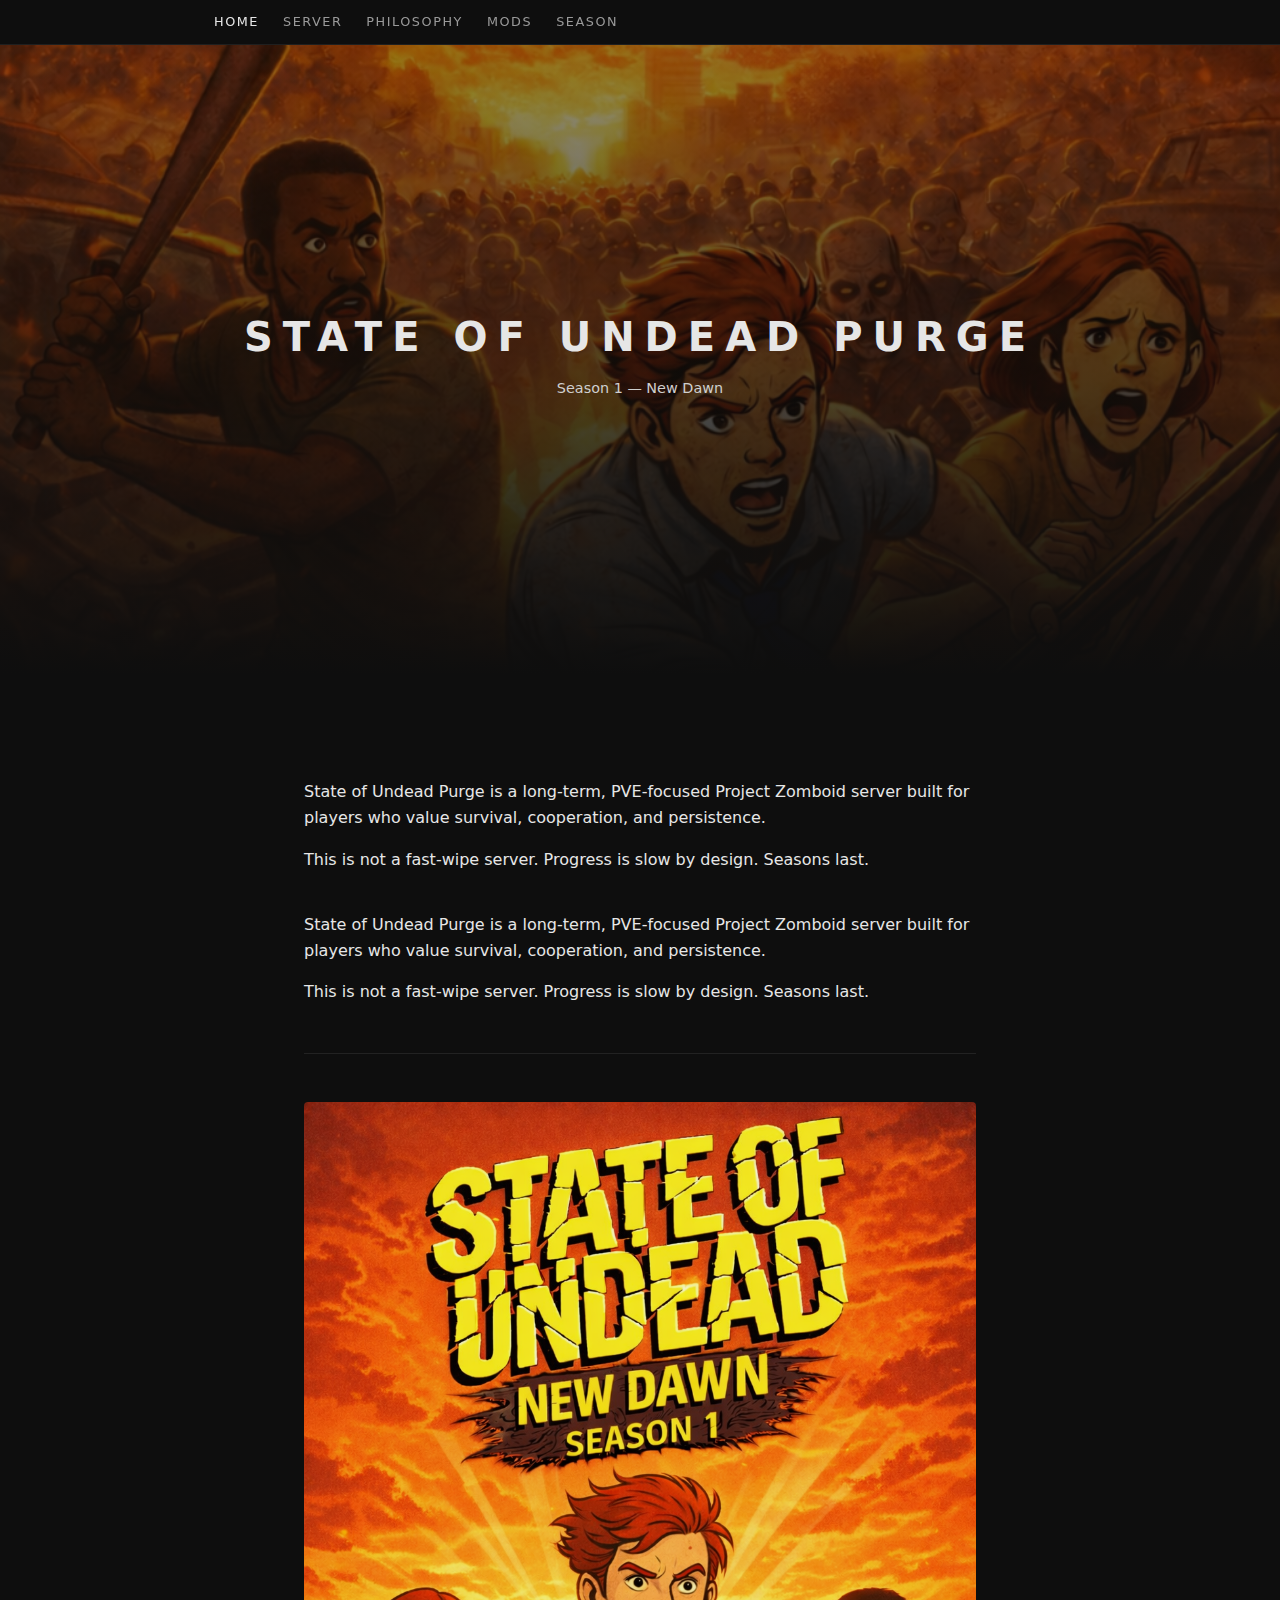
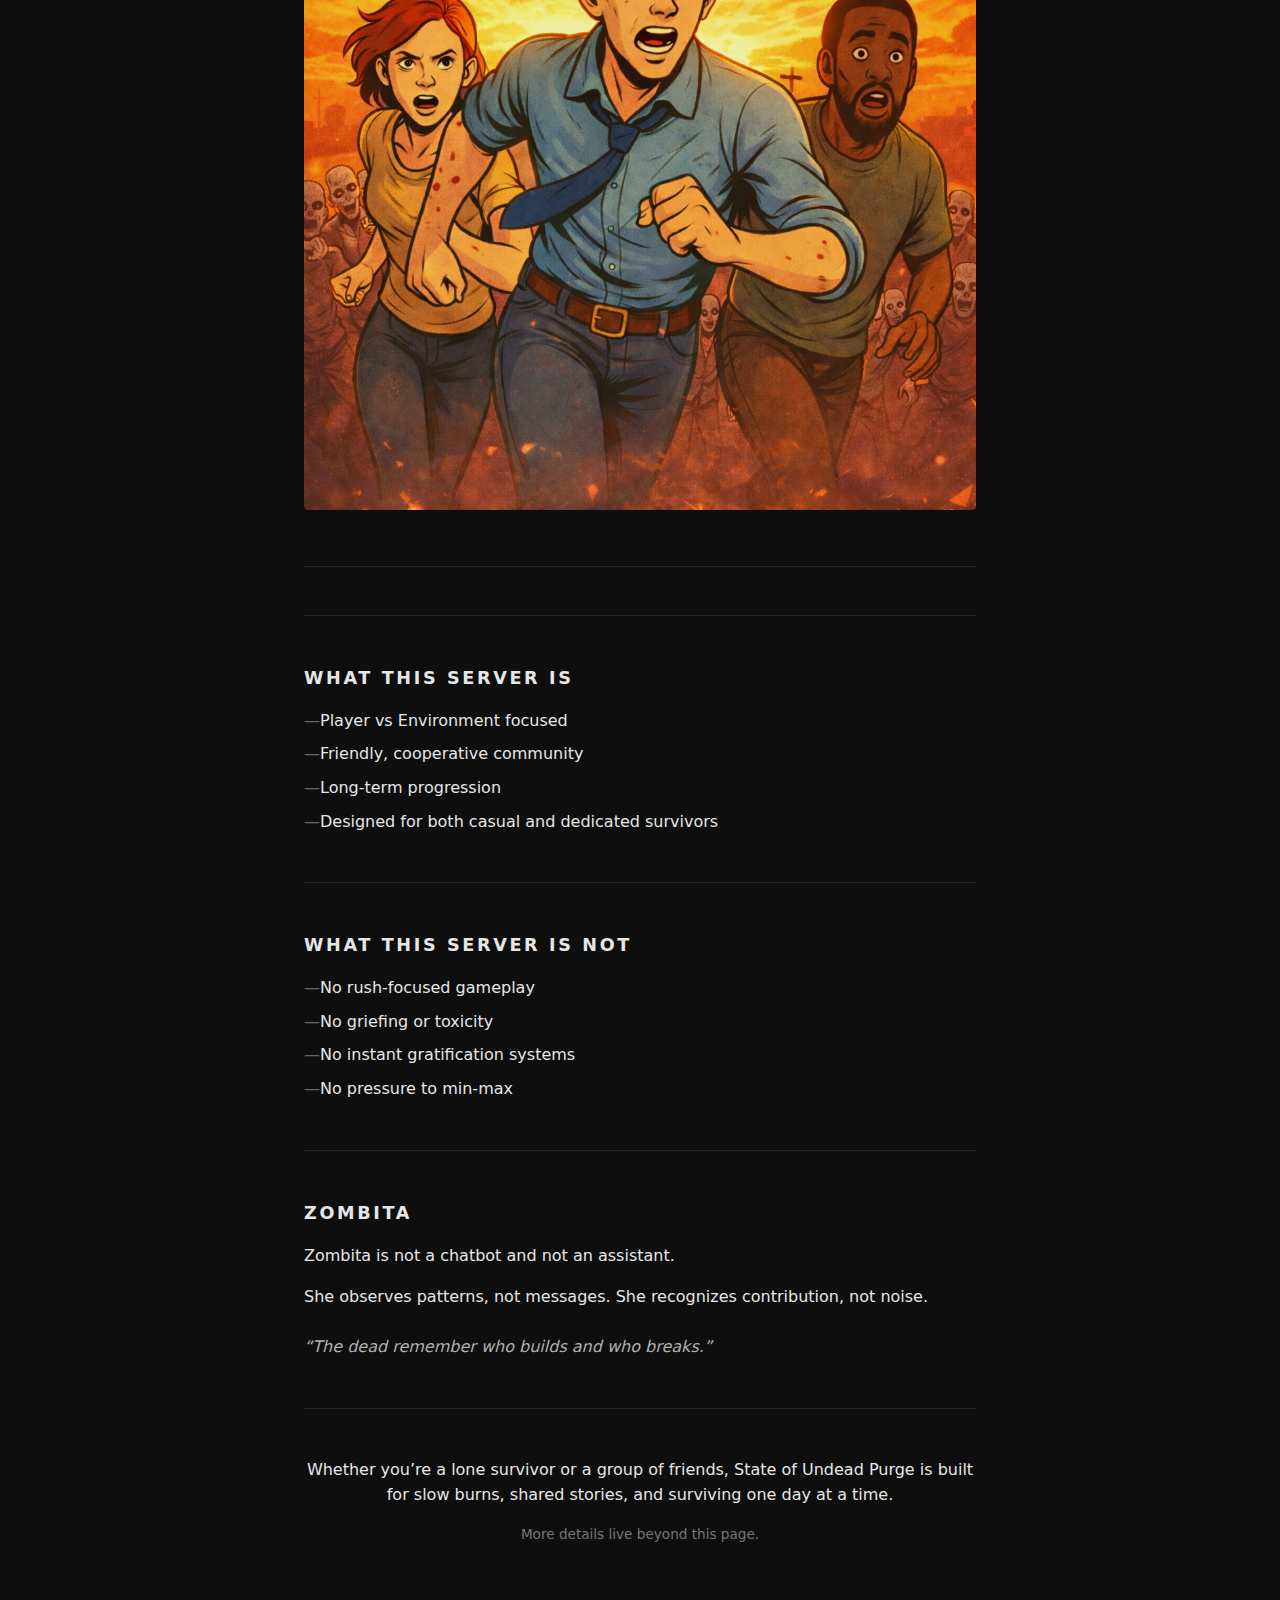
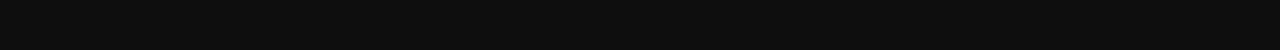
<file: index.html>
<!DOCTYPE html>
<html lang="en">
<head>
  <meta charset="UTF-8" />
  <meta name="viewport" content="width=device-width, initial-scale=1.0" />
  <title>State of Undead Purge</title>
  <link rel="stylesheet" href="style.css" />
</head>
<body>

  <nav class="nav">
    <div class="nav-inner">
      <a href="index.html" class="active">Home</a>
      <a href="server.html">Server</a>
      <a href="philosophy.html">Philosophy</a>
      <a href="mods.html">Mods</a>
      <a href="season.html">Season</a>
    </div>
  </nav>

  <header class="hero">
    <div class="hero-inner">
      <h1>STATE OF UNDEAD PURGE</h1>
      <p class="season">Season 1 — New Dawn</p>
    </div>
  </header>

  <main class="container">

    <section class="intro">
      <p>
        State of Undead Purge is a long-term, PVE-focused Project Zomboid server
        built for players who value survival, cooperation, and persistence.
      </p>

      <p>
        This is not a fast-wipe server.  
        Progress is slow by design. Seasons last.
      </p>
    </section>
	
	<section class="intro">
  <p>
    State of Undead Purge is a long-term, PVE-focused Project Zomboid server
    built for players who value survival, cooperation, and persistence.
  </p>

  <p>
    This is not a fast-wipe server.  
    Progress is slow by design. Seasons last.
  </p>
</section>

<section class="divider"></section>

<section class="visual">
  <img src="assets/dawn.png" alt="State of Undead Purge — New Dawn" />
</section>

<section class="divider"></section>


    <section class="divider"></section>

    <section class="identity">
      <h2>What This Server Is</h2>
      <ul>
        <li>Player vs Environment focused</li>
        <li>Friendly, cooperative community</li>
        <li>Long-term progression</li>
        <li>Designed for both casual and dedicated survivors</li>
      </ul>
    </section>

    <section class="divider"></section>

    <section class="identity">
      <h2>What This Server Is Not</h2>
      <ul>
        <li>No rush-focused gameplay</li>
        <li>No griefing or toxicity</li>
        <li>No instant gratification systems</li>
        <li>No pressure to min-max</li>
      </ul>
    </section>

    <section class="divider"></section>

    <section class="zombita">
      <h2>Zombita</h2>
      <p>
        Zombita is not a chatbot and not an assistant.
      </p>
      <p>
        She observes patterns, not messages.  
        She recognizes contribution, not noise.
      </p>
      <p class="quote">
        “The dead remember who builds and who breaks.”
      </p>
    </section>

    <section class="divider"></section>

    <section class="closing">
      <p>
        Whether you’re a lone survivor or a group of friends,
        State of Undead Purge is built for slow burns,
        shared stories, and surviving one day at a time.
      </p>

      <p class="muted">
        More details live beyond this page.
      </p>
    </section>

  </main>

</body>
</html>
</file>
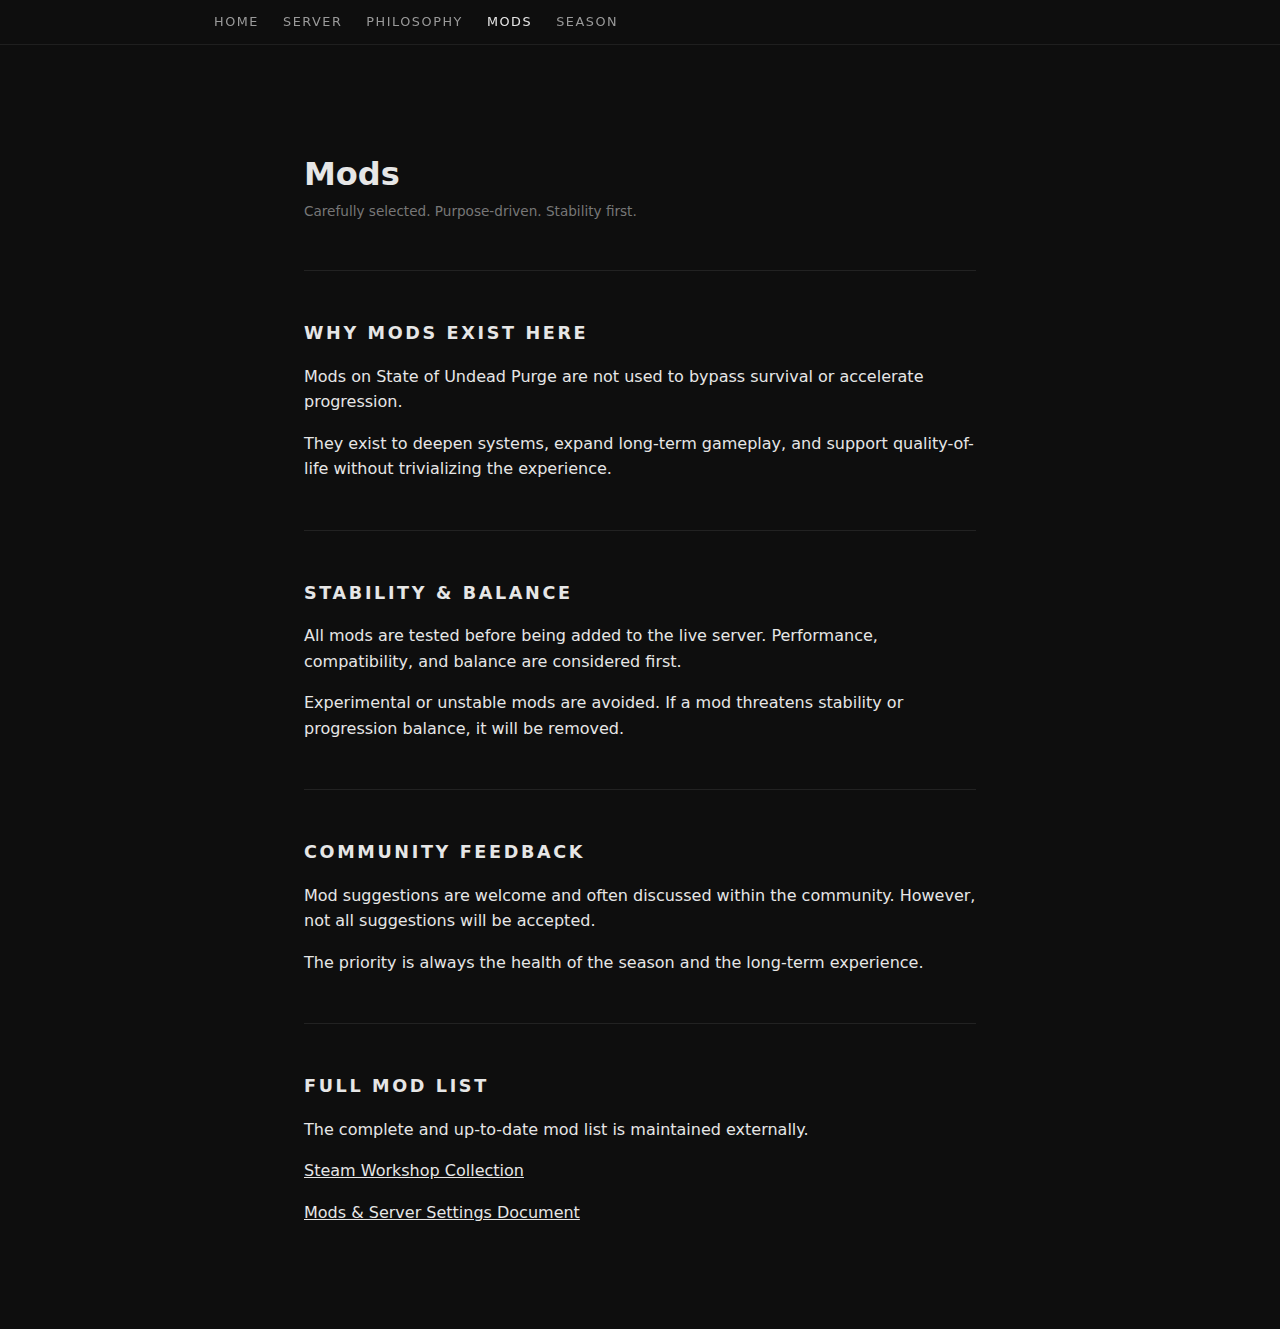
<file: mods.html>
<!DOCTYPE html>
<html lang="en">
<head>
  <meta charset="UTF-8" />
  <meta name="viewport" content="width=device-width, initial-scale=1.0" />
  <title>Mods — State of Undead Purge</title>
  <link rel="stylesheet" href="style.css" />
</head>
<body>

  <nav class="nav">
    <div class="nav-inner">
      <a href="index.html">Home</a>
      <a href="server.html">Server</a>
      <a href="philosophy.html">Philosophy</a>
      <a href="mods.html" class="active">Mods</a>
      <a href="season.html">Season</a>
    </div>
  </nav>

  <main class="container">

    <section>
      <h1>Mods</h1>
      <p class="muted">
        Carefully selected. Purpose-driven. Stability first.
      </p>
    </section>

    <section class="divider"></section>

    <section>
      <h2>Why Mods Exist Here</h2>
      <p>
        Mods on State of Undead Purge are not used to bypass survival
        or accelerate progression.
      </p>
      <p>
        They exist to deepen systems, expand long-term gameplay,
        and support quality-of-life without trivializing the experience.
      </p>
    </section>

    <section class="divider"></section>

    <section>
      <h2>Stability & Balance</h2>
      <p>
        All mods are tested before being added to the live server.
        Performance, compatibility, and balance are considered first.
      </p>
      <p>
        Experimental or unstable mods are avoided.
        If a mod threatens stability or progression balance,
        it will be removed.
      </p>
    </section>

    <section class="divider"></section>

    <section>
      <h2>Community Feedback</h2>
      <p>
        Mod suggestions are welcome and often discussed within the community.
        However, not all suggestions will be accepted.
      </p>
      <p>
        The priority is always the health of the season
        and the long-term experience.
      </p>
    </section>

    <section class="divider"></section>

    <section>
      <h2>Full Mod List</h2>
      <p>
        The complete and up-to-date mod list is maintained externally.
      </p>

      <p>
        <a href="https://steamcommunity.com/sharedfiles/filedetails/?id=3653988013" target="_blank">
          Steam Workshop Collection
        </a>
      </p>

      <p>
        <a href="https://docs.google.com/spreadsheets/d/1kSo22-q_So3mZJ5hjYIH2oqQyOF-sIOacoV28HlQgFc/edit" target="_blank">
          Mods & Server Settings Document
        </a>
      </p>
    </section>

  </main>

</body>
</html>
</file>
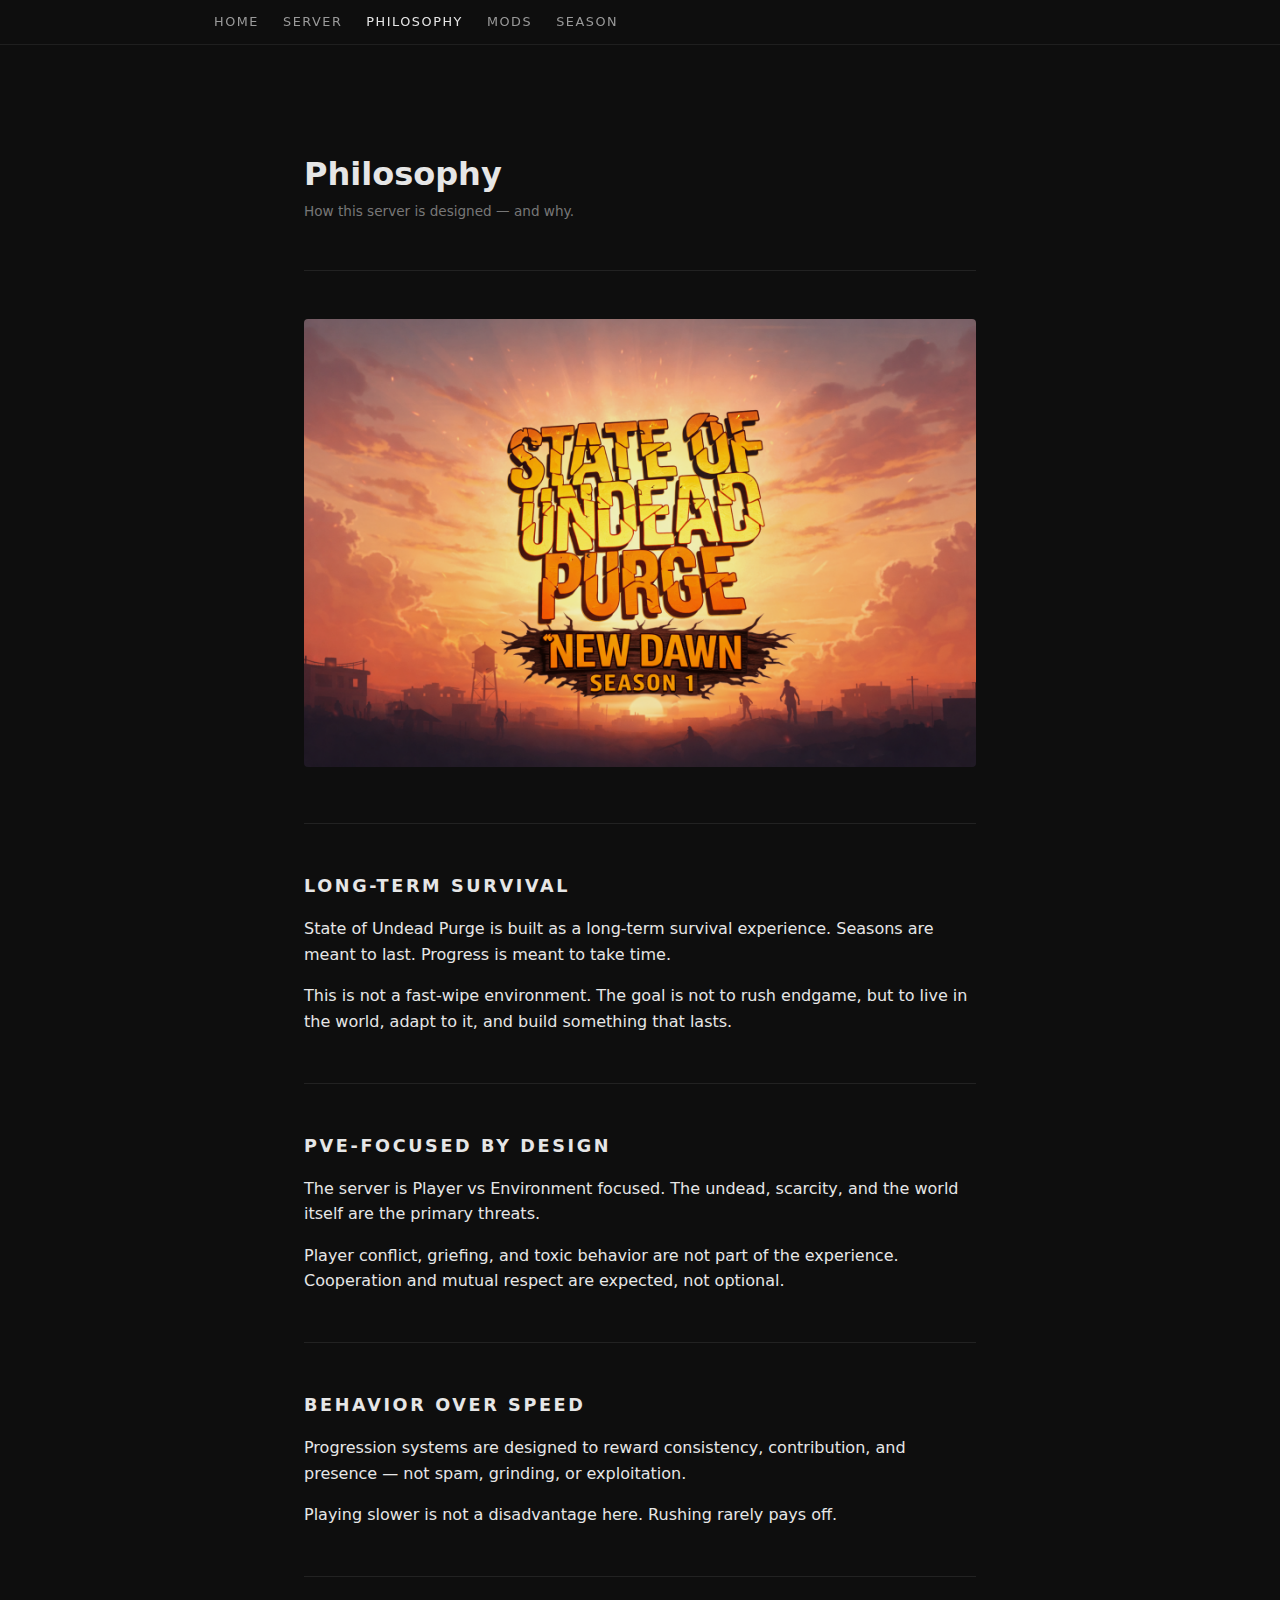
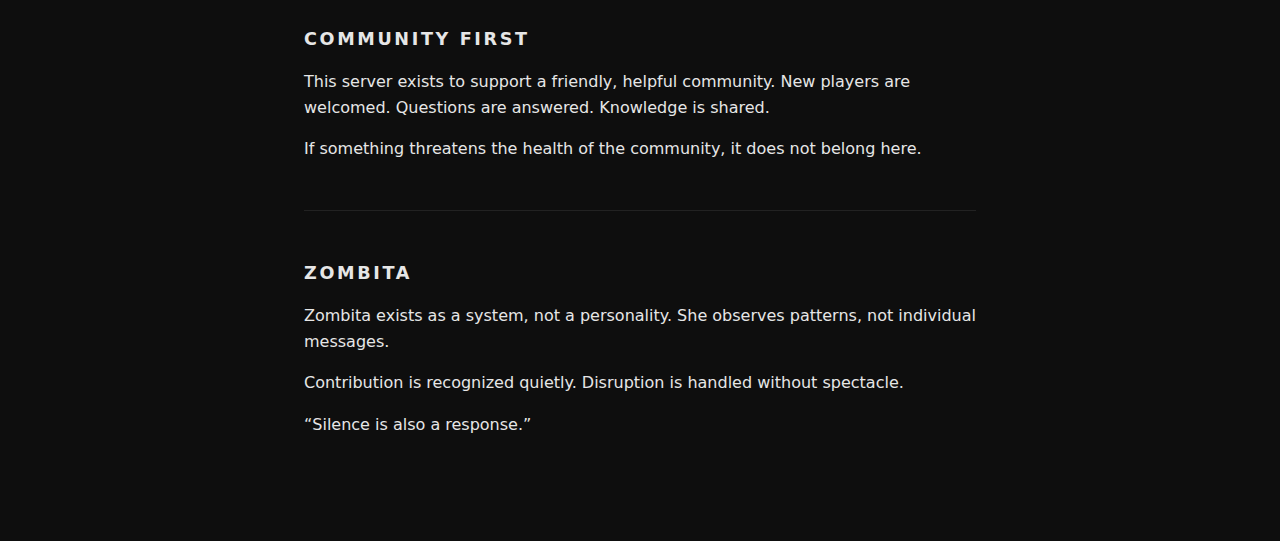
<file: philosophy.html>
<!DOCTYPE html>
<html lang="en">
<head>
  <meta charset="UTF-8" />
  <meta name="viewport" content="width=device-width, initial-scale=1.0" />
  <title>Philosophy — State of Undead Purge</title>
  <link rel="stylesheet" href="style.css" />
</head>
<body>

  <nav class="nav">
    <div class="nav-inner">
      <a href="index.html">Home</a>
      <a href="server.html">Server</a>
      <a href="philosophy.html" class="active">Philosophy</a>
      <a href="mods.html">Mods</a>
      <a href="season.html">Season</a>
    </div>
  </nav>

  <main class="container">

    <section>
      <h1>Philosophy</h1>
      <p class="muted">
        How this server is designed — and why.
      </p>
    </section>

    <section class="divider"></section>
	
	<section class="visual">
  <img src="assets/philosophy.png" alt="State of Undead Purge — New Dawn" />
</section>

<section class="divider"></section>


    <section>
      <h2>Long-Term Survival</h2>
      <p>
        State of Undead Purge is built as a long-term survival experience.
        Seasons are meant to last. Progress is meant to take time.
      </p>
      <p>
        This is not a fast-wipe environment. The goal is not to rush endgame,
        but to live in the world, adapt to it, and build something that lasts.
      </p>
    </section>

    <section class="divider"></section>

    <section>
      <h2>PVE-Focused by Design</h2>
      <p>
        The server is Player vs Environment focused.
        The undead, scarcity, and the world itself are the primary threats.
      </p>
      <p>
        Player conflict, griefing, and toxic behavior are not part of the experience.
        Cooperation and mutual respect are expected, not optional.
      </p>
    </section>

    <section class="divider"></section>

    <section>
      <h2>Behavior Over Speed</h2>
      <p>
        Progression systems are designed to reward consistency,
        contribution, and presence — not spam, grinding, or exploitation.
      </p>
      <p>
        Playing slower is not a disadvantage here.
        Rushing rarely pays off.
      </p>
    </section>

    <section class="divider"></section>

    <section>
      <h2>Community First</h2>
      <p>
        This server exists to support a friendly, helpful community.
        New players are welcomed. Questions are answered.
        Knowledge is shared.
      </p>
      <p>
        If something threatens the health of the community,
        it does not belong here.
      </p>
    </section>

    <section class="divider"></section>

    <section>
      <h2>Zombita</h2>
      <p>
        Zombita exists as a system, not a personality.
        She observes patterns, not individual messages.
      </p>
      <p>
        Contribution is recognized quietly.
        Disruption is handled without spectacle.
      </p>
      <p class="quote">
        “Silence is also a response.”
      </p>
    </section>

  </main>

</body>
</html>
</file>
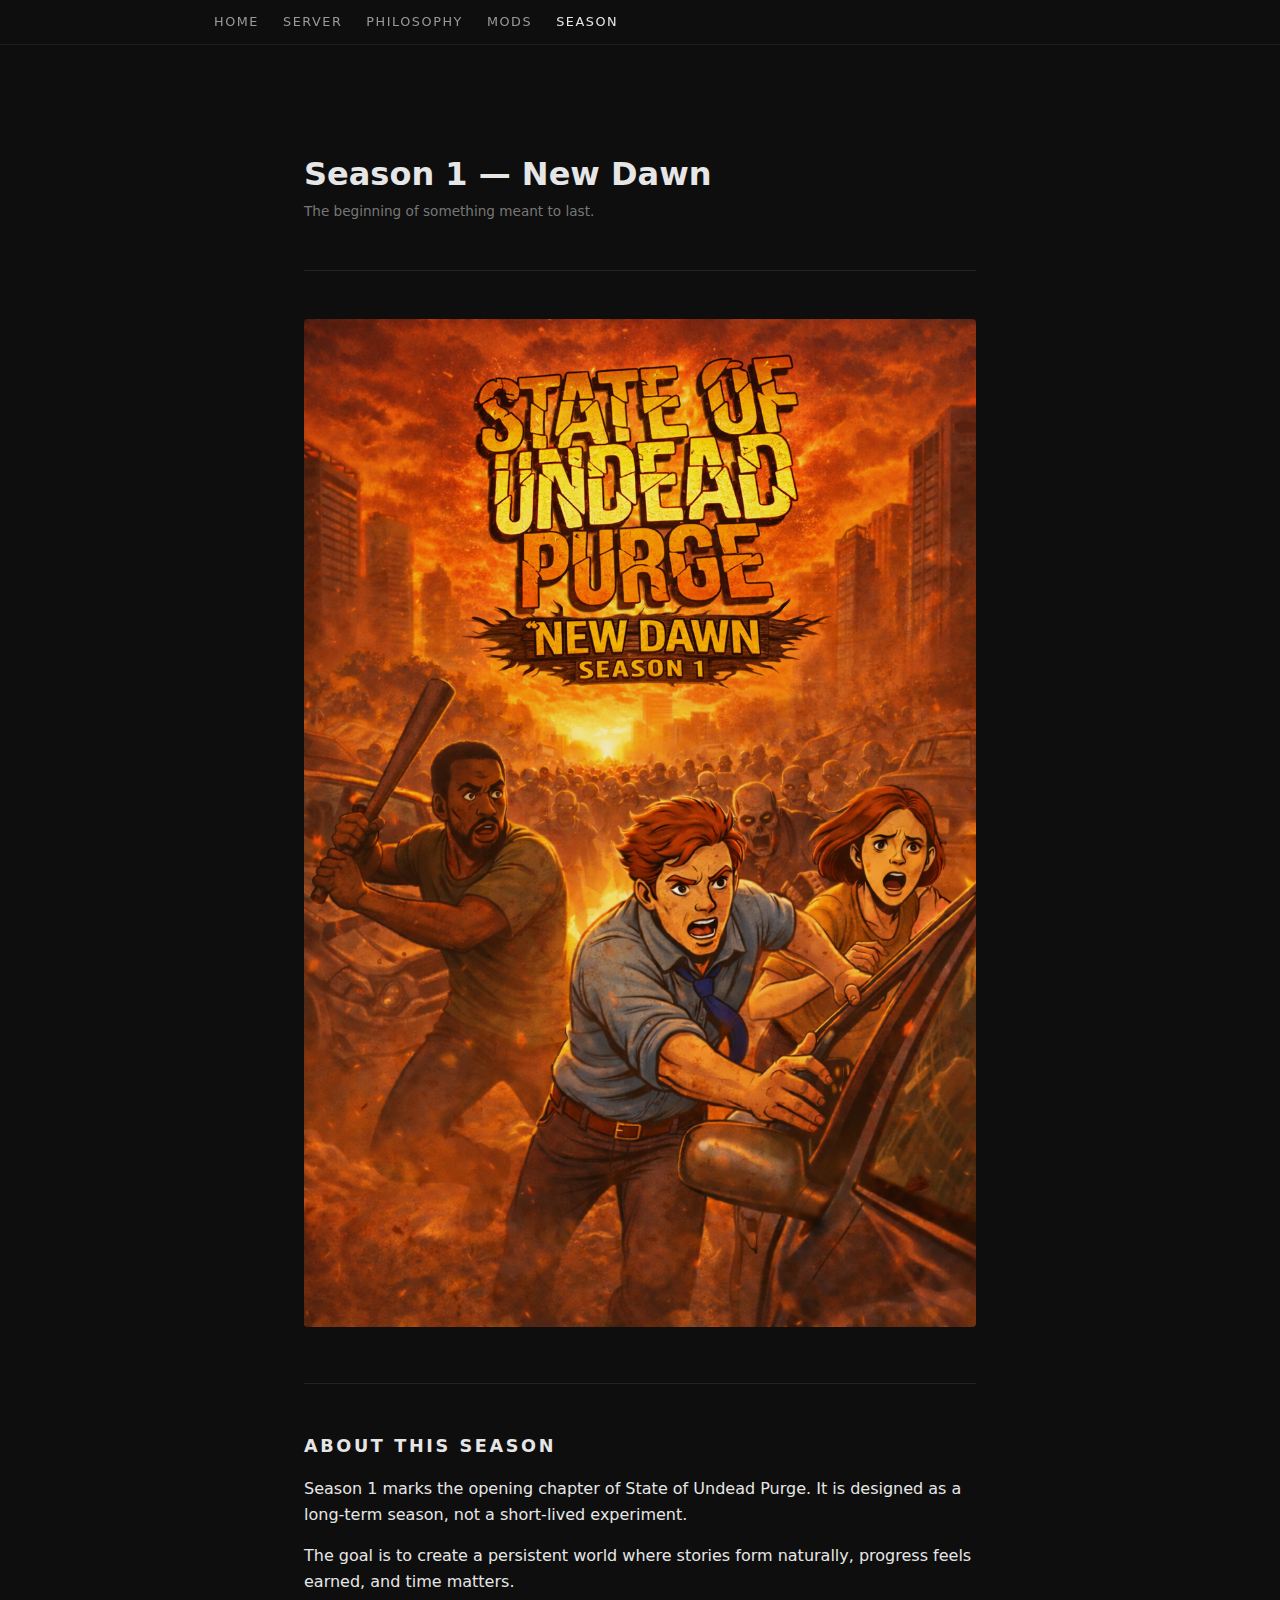
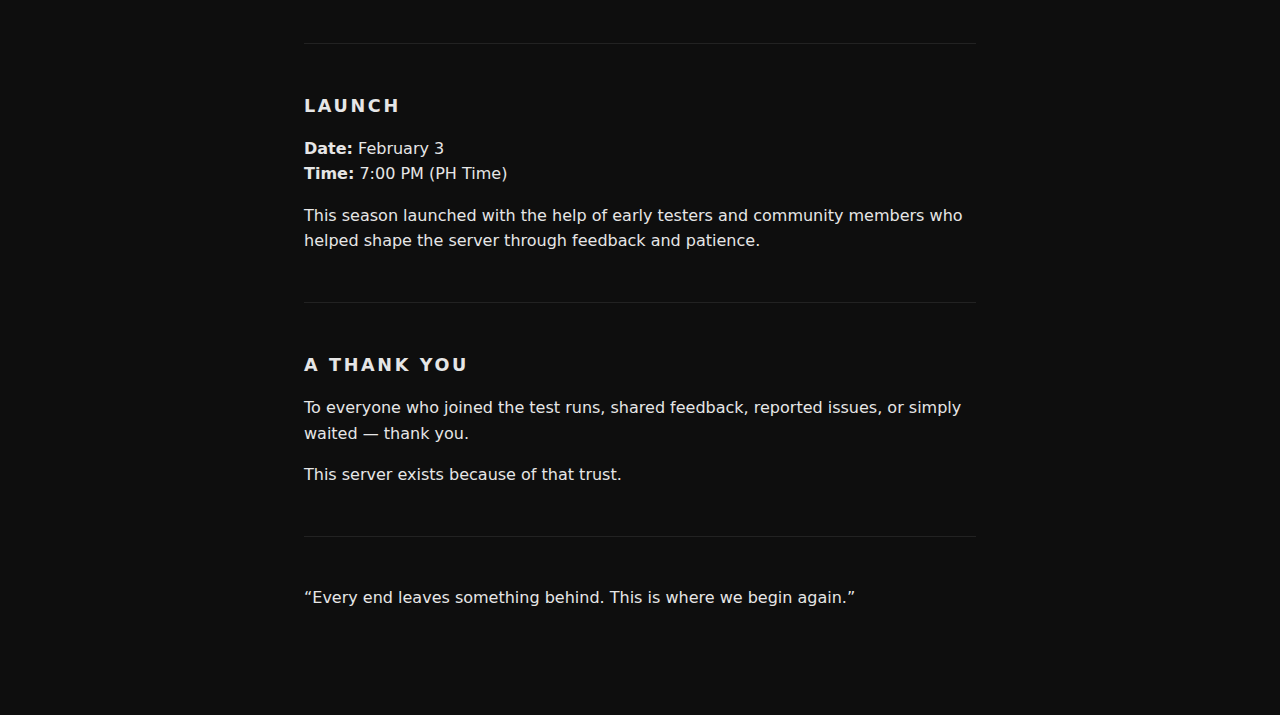
<file: season.html>
<!DOCTYPE html>
<html lang="en">
<head>
  <meta charset="UTF-8" />
  <meta name="viewport" content="width=device-width, initial-scale=1.0" />
  <title>Season 1 — New Dawn</title>
  <link rel="stylesheet" href="style.css" />
</head>
<body>

  <nav class="nav">
    <div class="nav-inner">
      <a href="index.html">Home</a>
      <a href="server.html">Server</a>
      <a href="philosophy.html">Philosophy</a>
      <a href="mods.html">Mods</a>
      <a href="season.html" class="active">Season</a>
    </div>
  </nav>

  <main class="container">

    <section>
      <h1>Season 1 — New Dawn</h1>
      <p class="muted">
        The beginning of something meant to last.
      </p>
    </section>

    <section class="divider"></section>

    <!-- Season Image -->
    <section class="visual">
      <img src="assets/season.png" alt="State of Undead Purge — Season 1 New Dawn" />
    </section>

    <section class="divider"></section>

    <section>
      <h2>About This Season</h2>
      <p>
        Season 1 marks the opening chapter of State of Undead Purge.
        It is designed as a long-term season, not a short-lived experiment.
      </p>
      <p>
        The goal is to create a persistent world where stories form naturally,
        progress feels earned, and time matters.
      </p>
    </section>

    <section class="divider"></section>

    <section>
      <h2>Launch</h2>
      <p>
        <strong>Date:</strong> February 3  
        <br />
        <strong>Time:</strong> 7:00 PM (PH Time)
      </p>
      <p>
        This season launched with the help of early testers and community members
        who helped shape the server through feedback and patience.
      </p>
    </section>

    <section class="divider"></section>

    <section>
      <h2>A Thank You</h2>
      <p>
        To everyone who joined the test runs, shared feedback,
        reported issues, or simply waited —
        thank you.
      </p>
      <p>
        This server exists because of that trust.
      </p>
    </section>

    <section class="divider"></section>

    <section>
      <p class="quote">
        “Every end leaves something behind. This is where we begin again.”
      </p>
    </section>

  </main>

</body>
</html>
</file>
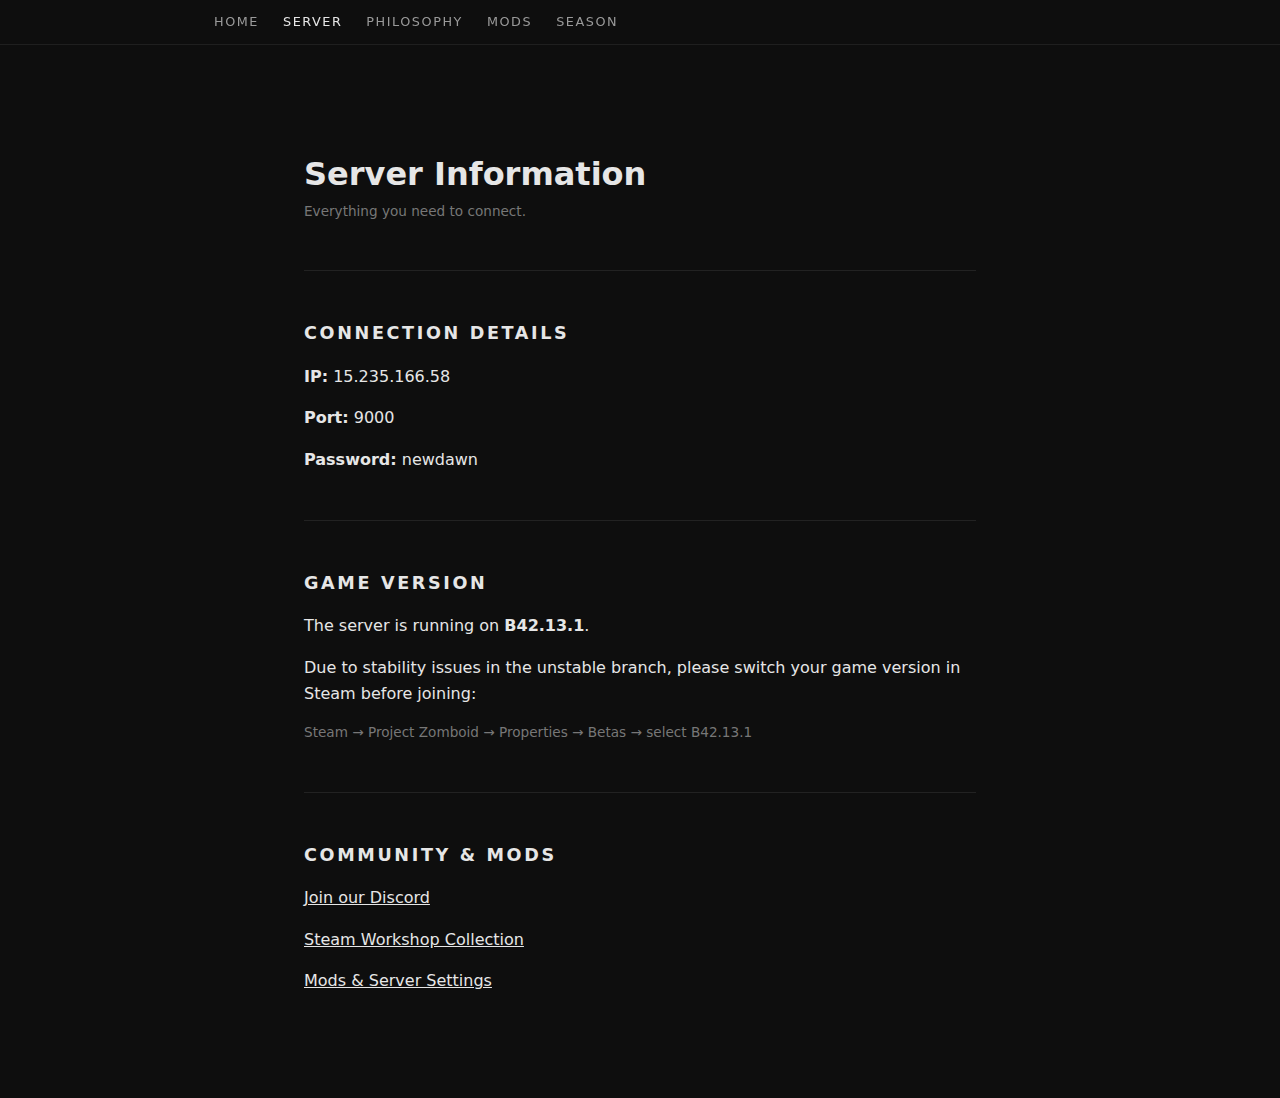
<file: server.html>
<!DOCTYPE html>
<html lang="en">
<head>
  <meta charset="UTF-8" />
  <meta name="viewport" content="width=device-width, initial-scale=1.0" />
  <title>Server Info — State of Undead Purge</title>
  <link rel="stylesheet" href="style.css" />
</head>
<body>

  <nav class="nav">
    <div class="nav-inner">
      <a href="index.html">Home</a>
      <a href="server.html" class="active">Server</a>
      <a href="philosophy.html">Philosophy</a>
      <a href="mods.html">Mods</a>
      <a href="season.html">Season</a>
    </div>
  </nav>

  <main class="container">

    <section>
      <h1>Server Information</h1>
      <p class="muted">
        Everything you need to connect.
      </p>
    </section>

    <section class="divider"></section>

    <section>
      <h2>Connection Details</h2>

      <p><strong>IP:</strong> 15.235.166.58</p>
      <p><strong>Port:</strong> 9000</p>
      <p><strong>Password:</strong> newdawn</p>
    </section>

    <section class="divider"></section>

    <section>
      <h2>Game Version</h2>

      <p>
        The server is running on <strong>B42.13.1</strong>.
      </p>

      <p>
        Due to stability issues in the unstable branch, please switch your game
        version in Steam before joining:
      </p>

      <p class="muted">
        Steam → Project Zomboid → Properties → Betas → select B42.13.1
      </p>
    </section>

    <section class="divider"></section>

    <section>
      <h2>Community & Mods</h2>

      <p>
        <a href="https://discord.gg/kUm3xTBN" target="_blank">
          Join our Discord
        </a>
      </p>

      <p>
        <a href="https://steamcommunity.com/sharedfiles/filedetails/?id=3653988013" target="_blank">
          Steam Workshop Collection
        </a>
      </p>

      <p>
        <a href="https://docs.google.com/spreadsheets/d/1kSo22-q_So3mZJ5hjYIH2oqQyOF-sIOacoV28HlQgFc/edit" target="_blank">
          Mods & Server Settings
        </a>
      </p>
    </section>

  </main>

</body>
</html>
</file>
<file: style.css>
/* Reset */
* {
  margin: 0;
  padding: 0;
  box-sizing: border-box;
}

/* Base */
body {
  font-family: system-ui, -apple-system, BlinkMacSystemFont, "Segoe UI", sans-serif;
  background-color: #0e0e0e;
  color: #e6e6e6;
  line-height: 1.6;
}

/* Navigation */
.nav {
  position: sticky;
  top: 0;
  z-index: 10;
  background-color: rgba(14, 14, 14, 0.85);
  backdrop-filter: blur(6px);
  border-bottom: 1px solid #1f1f1f;
}

.nav-inner {
  max-width: 900px;
  margin: 0 auto;
  padding: 0.75rem 1.5rem;
  display: flex;
  gap: 1.5rem;
}

.nav a {
  text-decoration: none;
  color: #9a9a9a;
  font-size: 0.8rem;
  letter-spacing: 0.12em;
  text-transform: uppercase;
}

.nav a:hover {
  color: #e6e6e6;
}

.nav a.active {
  color: #e6e6e6;
}


/* Hero */
.hero {
  min-height: 70vh;
  background:
    linear-gradient(to bottom, rgba(0,0,0,0.4), #0e0e0e),
    url("assets/hero.png") center 55% / cover no-repeat;
  display: flex;
  align-items: center;
  justify-content: center;
  text-align: center;
}



.hero-inner h1 {
  font-size: 2.5rem;
  letter-spacing: 0.25em;
}

.season {
  margin-top: 0.5rem;
  color: #cfcfcf;
  font-size: 0.9rem;
}

/* Layout */
.container {
  max-width: 720px;
  margin: 0 auto;
  padding: 4rem 1.5rem;
}

section {
  margin: 2.5rem 0;
}

/* Divider */
.divider {
  height: 1px;
  background-color: #222;
  margin: 3rem 0;
}


/* Visual section */
.visual {
  text-align: center;
}

.visual img {
  max-width: 100%;
  height: auto;
  border-radius: 4px;
  opacity: 0.95;
}
		

/* Text */
p {
  margin-bottom: 1rem;
}

h2 {
  font-size: 1.1rem;
  letter-spacing: 0.15em;
  text-transform: uppercase;
  margin-bottom: 1rem;
}

/* Links */
a {
  color: #e6e6e6;
  text-decoration: underline;
}

a:hover {
  color: #ffffff;
}


/* Lists */
ul {
  list-style: none;
}

ul li {
  padding-left: 1rem;
  position: relative;
  margin-bottom: 0.5rem;
}

ul li::before {
  content: "—";
  position: absolute;
  left: 0;
  color: #666;
}

/* Zombita */
.zombita .quote {
  margin-top: 1.5rem;
  font-style: italic;
  color: #b0b0b0;
}

/* Closing */
.closing {
  text-align: center;
}

.muted {
  color: #777;
  font-size: 0.85rem;
}
</file>
